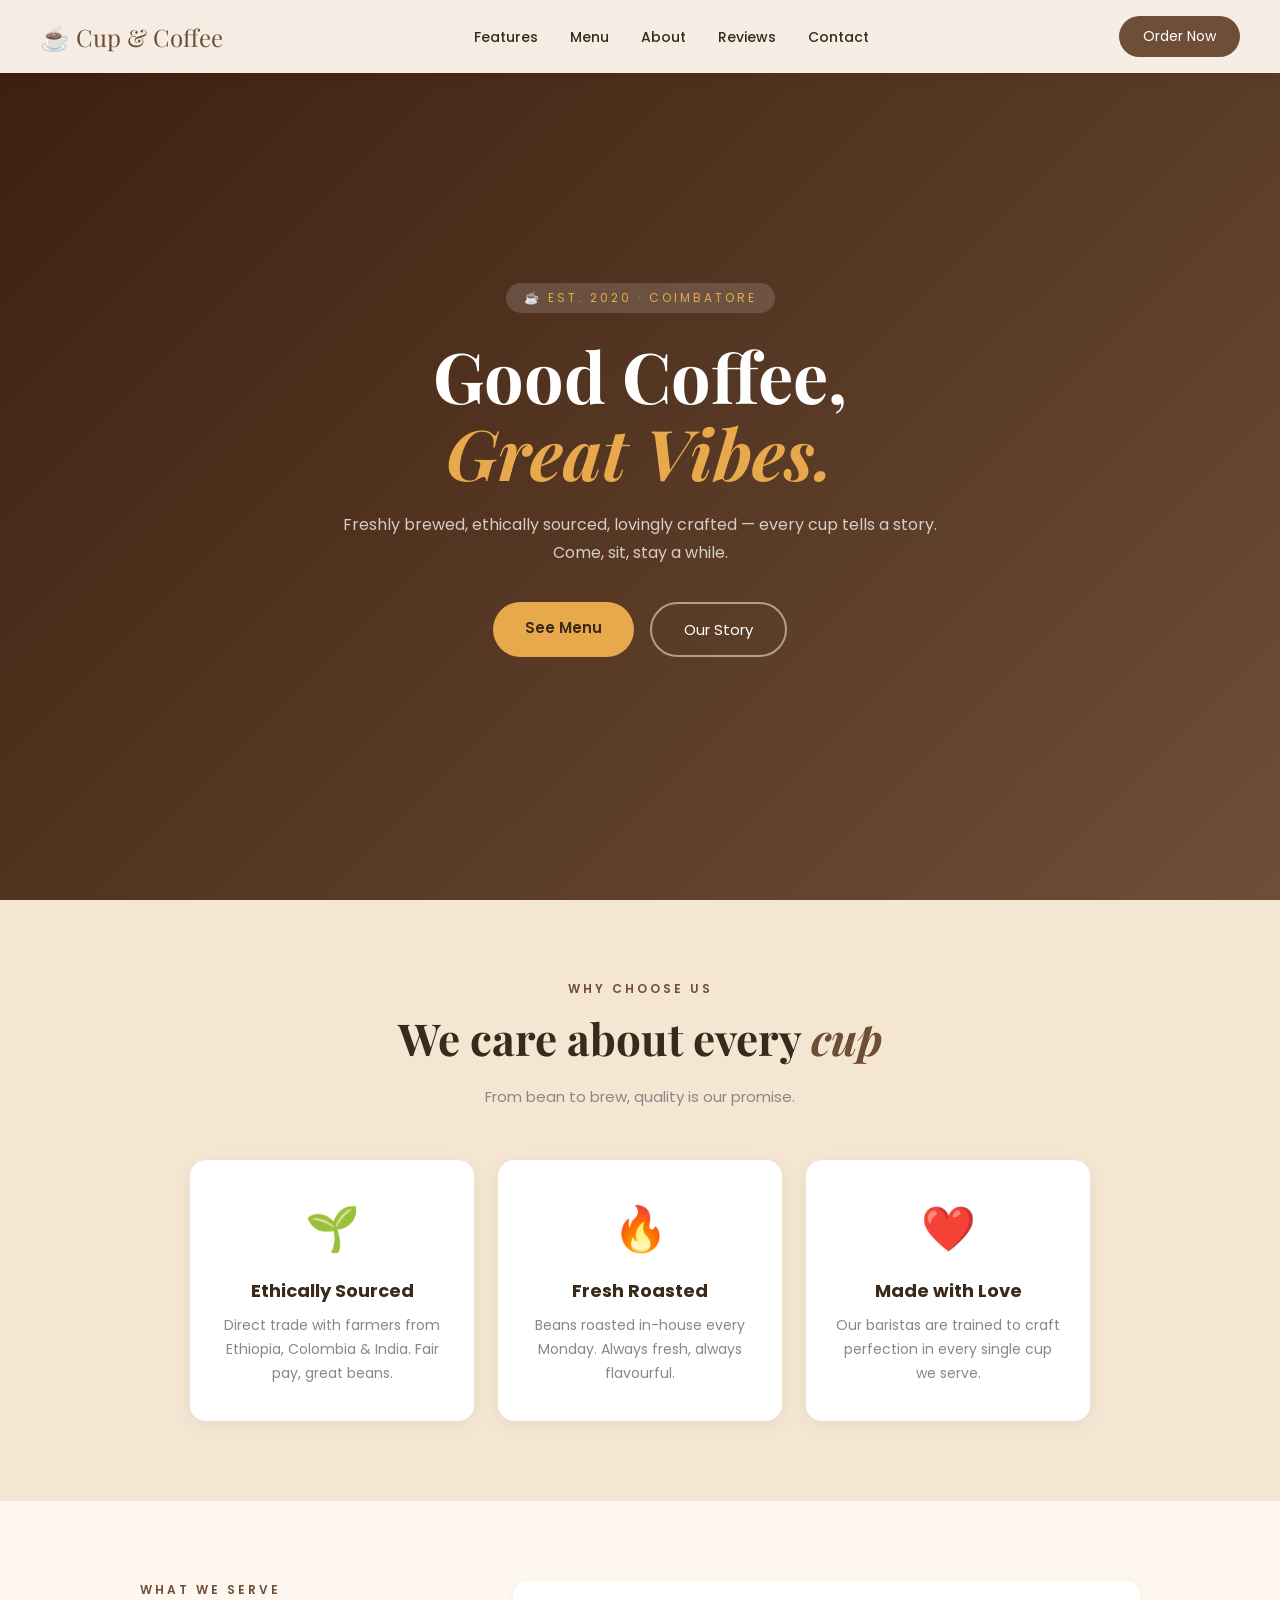
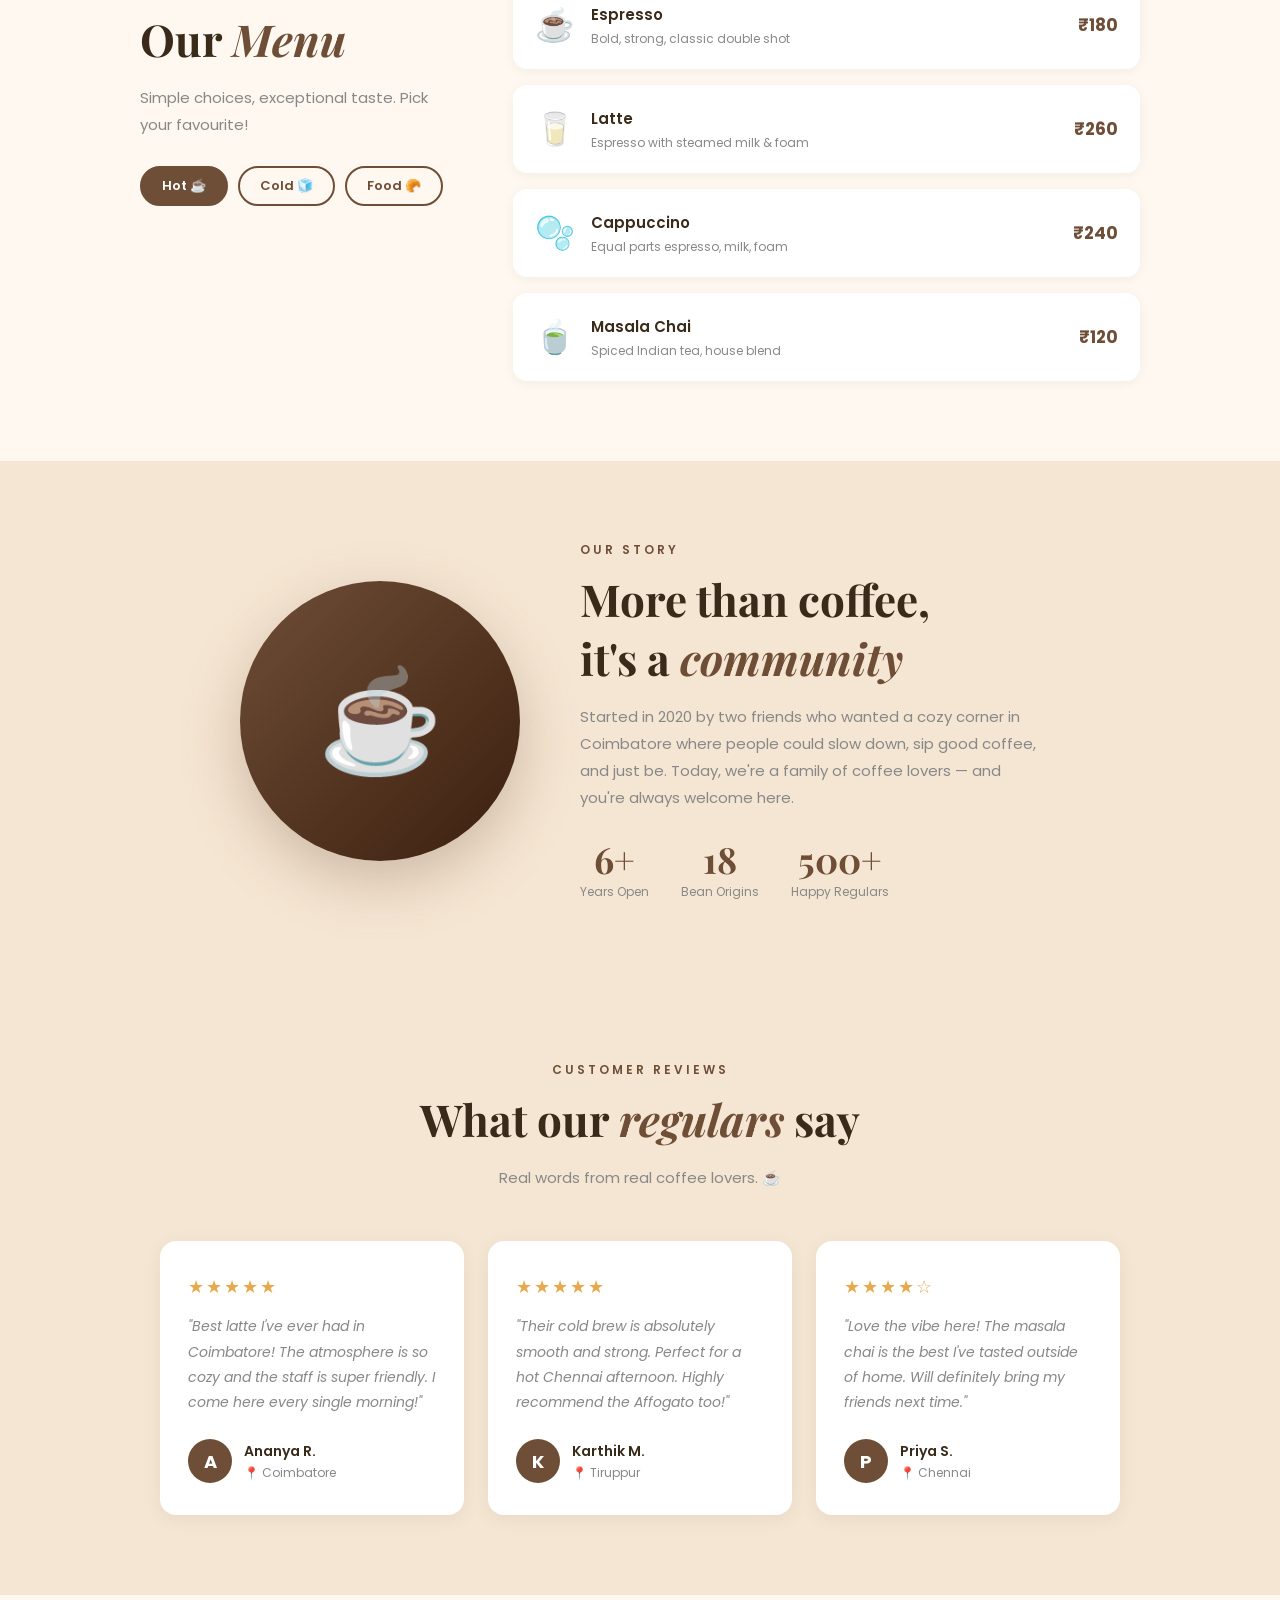
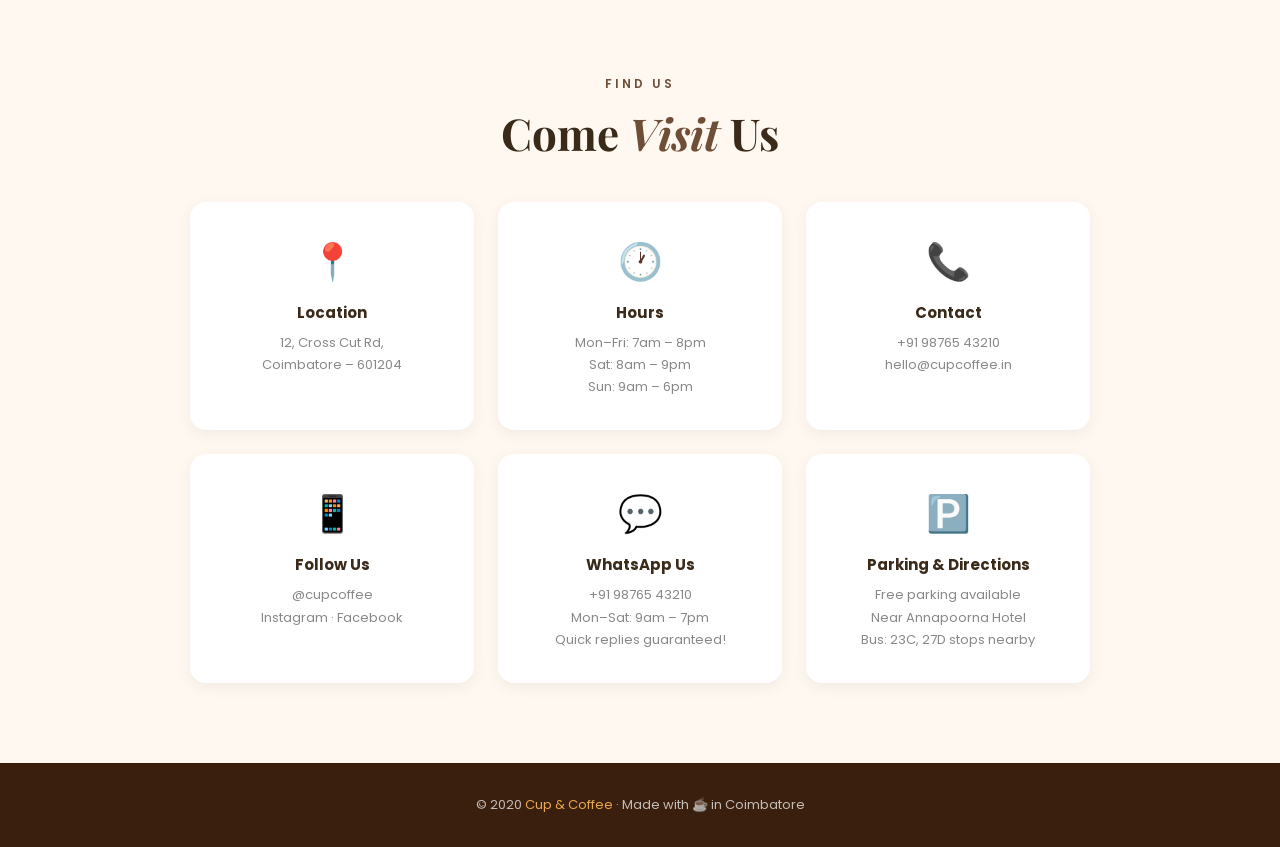
<file: index.html>
<!DOCTYPE html>
<html lang="en">
<head>
  <meta charset="UTF-8" />
  <meta name="viewport" content="width=device-width, initial-scale=1.0"/>
  <title>Cup & Coffee</title>
  <link href="https://fonts.googleapis.com/css2?family=Poppins:wght@300;400;600;700&family=Playfair+Display:ital,wght@0,700;1,700&display=swap" rel="stylesheet"/>
  <link rel="stylesheet" href="style.css"/>
</head>
<body>


  <nav>
    <a class="logo" href="#">☕ Cup & Coffee</a>

    <ul class="nav-links" id="navLinks">
      <li><a href="#features">Features</a></li>
      <li><a href="#menu">Menu</a></li>
      <li><a href="#about">About</a></li>
      <li><a href="#reviews">Reviews</a></li>
      <li><a href="#contact">Contact</a></li>
    </ul>

    <button class="nav-btn" onclick="scrollToSection('#menu')">Order Now</button>
    <div class="hamburger" id="hamburger" onclick="toggleMenu()">☰</div>
  </nav>


  
  <section id="hero">
    <div class="hero-content">
      <span class="hero-badge">☕ Est. 2020 · Coimbatore</span>
      <h1 class="hero-title">Good Coffee,<br><span>Great Vibes.</span></h1>
      <p class="hero-desc">
        Freshly brewed, ethically sourced, lovingly crafted —
        every cup tells a story. Come, sit, stay a while.
      </p>
      <div class="hero-buttons">
        <a href="#menu" class="btn-main">See Menu</a>
        <a href="#about" class="btn-outline">Our Story</a>
      </div>
    </div>
  </section>


  
  <section id="features">
    <div class="features-header reveal">
      <p class="section-tag">Why Choose Us</p>
      <h2 class="section-title">We care about every <span>cup</span></h2>
      <p class="section-desc">From bean to brew, quality is our promise.</p>
    </div>

    <div class="cards-grid">
      <div class="card reveal">
        <div class="card-icon">🌱</div>
        <div class="card-title">Ethically Sourced</div>
        <div class="card-text">Direct trade with farmers from Ethiopia, Colombia & India. Fair pay, great beans.</div>
      </div>
      <div class="card reveal">
        <div class="card-icon">🔥</div>
        <div class="card-title">Fresh Roasted</div>
        <div class="card-text">Beans roasted in-house every Monday. Always fresh, always flavourful.</div>
      </div>
      <div class="card reveal">
        <div class="card-icon">❤️</div>
        <div class="card-title">Made with Love</div>
        <div class="card-text">Our baristas are trained to craft perfection in every single cup we serve.</div>
      </div>
    </div>
  </section>


  
  <section id="menu">
    <div class="menu-layout">

      <div class="menu-left reveal">
        <p class="section-tag">What We Serve</p>
        <h2 class="section-title">Our <span>Menu</span></h2>
        <p class="section-desc">Simple choices, exceptional taste. Pick your favourite!</p>

        <div class="tabs">
          <button class="tab active" onclick="showTab('hot', this)">Hot ☕</button>
          <button class="tab" onclick="showTab('cold', this)">Cold 🧊</button>
          <button class="tab" onclick="showTab('food', this)">Food 🥐</button>
        </div>
      </div>

      <div class="menu-right reveal">

        
        <div class="menu-panel active" id="tab-hot">
          <div class="menu-item">
            <span class="menu-emoji">☕</span>
            <div class="menu-info">
              <div class="menu-name">Espresso</div>
              <div class="menu-desc">Bold, strong, classic double shot</div>
            </div>
            <span class="menu-price">₹180</span>
          </div>
          <div class="menu-item">
            <span class="menu-emoji">🥛</span>
            <div class="menu-info">
              <div class="menu-name">Latte</div>
              <div class="menu-desc">Espresso with steamed milk & foam</div>
            </div>
            <span class="menu-price">₹260</span>
          </div>
          <div class="menu-item">
            <span class="menu-emoji">🫧</span>
            <div class="menu-info">
              <div class="menu-name">Cappuccino</div>
              <div class="menu-desc">Equal parts espresso, milk, foam</div>
            </div>
            <span class="menu-price">₹240</span>
          </div>
          <div class="menu-item">
            <span class="menu-emoji">🍵</span>
            <div class="menu-info">
              <div class="menu-name">Masala Chai</div>
              <div class="menu-desc">Spiced Indian tea, house blend</div>
            </div>
            <span class="menu-price">₹120</span>
          </div>
        </div>

    
        <div class="menu-panel" id="tab-cold">
          <div class="menu-item">
            <span class="menu-emoji">🧊</span>
            <div class="menu-info">
              <div class="menu-name">Cold Brew</div>
              <div class="menu-desc">18-hour slow steeped, super smooth</div>
            </div>
            <span class="menu-price">₹300</span>
          </div>
          <div class="menu-item">
            <span class="menu-emoji">🍦</span>
            <div class="menu-info">
              <div class="menu-name">Affogato</div>
              <div class="menu-desc">Espresso poured over vanilla ice cream</div>
            </div>
            <span class="menu-price">₹340</span>
          </div>
          <div class="menu-item">
            <span class="menu-emoji">🥤</span>
            <div class="menu-info">
              <div class="menu-name">Iced Latte</div>
              <div class="menu-desc">Chilled espresso, milk over ice</div>
            </div>
            <span class="menu-price">₹280</span>
          </div>
        </div>

        
        <div class="menu-panel" id="tab-food">
          <div class="menu-item">
            <span class="menu-emoji">🥐</span>
            <div class="menu-info">
              <div class="menu-name">Butter Croissant</div>
              <div class="menu-desc">Flaky, buttery, freshly baked</div>
            </div>
            <span class="menu-price">₹140</span>
          </div>
          <div class="menu-item">
            <span class="menu-emoji">🍞</span>
            <div class="menu-info">
              <div class="menu-name">Avocado Toast</div>
              <div class="menu-desc">Sourdough, avo, poached egg</div>
            </div>
            <span class="menu-price">₹280</span>
          </div>
          <div class="menu-item">
            <span class="menu-emoji">🍰</span>
            <div class="menu-info">
              <div class="menu-name">Cheesecake Slice</div>
              <div class="menu-desc">Classic New York style, creamy</div>
            </div>
            <span class="menu-price">₹200</span>
          </div>
        </div>

      </div>
    </div>
  </section>


  
  <section id="about">
    <div class="about-image-box">☕</div>

    <div class="about-text">
      <p class="section-tag">Our Story</p>
      <h2 class="section-title reveal">More than coffee,<br>it's a <span>community</span></h2>
      <p class="section-desc reveal">
        Started in 2020 by two friends who wanted a cozy corner in Coimbatore
        where people could slow down, sip good coffee, and just be.
        Today, we're a family of coffee lovers — and you're always welcome here.
      </p>
      <div class="stats reveal">
        <div class="stat-item">
          <div class="stat-num">6+</div>
          <div class="stat-label">Years Open</div>
        </div>
        <div class="stat-item">
          <div class="stat-num">18</div>
          <div class="stat-label">Bean Origins</div>
        </div>
        <div class="stat-item">
          <div class="stat-num">500+</div>
          <div class="stat-label">Happy Regulars</div>
        </div>
      </div>
    </div>
  </section>


  
  <section id="reviews">
    <div class="reviews-header reveal">
      <p class="section-tag">Customer Reviews</p>
      <h2 class="section-title">What our <span>regulars</span> say</h2>
      <p class="section-desc" style="margin:0 auto;">Real words from real coffee lovers. ☕</p>
    </div>

    <div class="reviews-grid">

      <div class="review-card reveal">
        <div class="review-stars">★★★★★</div>
        <p class="review-text">"Best latte I've ever had in Coimbatore! The atmosphere is so cozy and the staff is super friendly. I come here every single morning!"</p>
        <div class="review-author">
          <div class="review-avatar">A</div>
          <div>
            <div class="review-name">Ananya R.</div>
            <div class="review-loc">📍 Coimbatore</div>
          </div>
        </div>
      </div>

      <div class="review-card reveal">
        <div class="review-stars">★★★★★</div>
        <p class="review-text">"Their cold brew is absolutely smooth and strong. Perfect for a hot Chennai afternoon. Highly recommend the Affogato too!"</p>
        <div class="review-author">
          <div class="review-avatar">K</div>
          <div>
            <div class="review-name">Karthik M.</div>
            <div class="review-loc">📍 Tiruppur</div>
          </div>
        </div>
      </div>

      <div class="review-card reveal">
        <div class="review-stars">★★★★☆</div>
        <p class="review-text">"Love the vibe here! The masala chai is the best I've tasted outside of home. Will definitely bring my friends next time."</p>
        <div class="review-author">
          <div class="review-avatar">P</div>
          <div>
            <div class="review-name">Priya S.</div>
            <div class="review-loc">📍 Chennai</div>
          </div>
        </div>
      </div>

    </div>
  </section>


  
  <section id="contact">
    <p class="section-tag reveal">Find Us</p>
    <h2 class="section-title reveal">Come <span>Visit</span> Us</h2>

    <div class="contact-grid">
      <div class="contact-card reveal">
        <div class="contact-icon">📍</div>
        <div class="contact-title">Location</div>
        <div class="contact-info">12, Cross Cut Rd,<br>Coimbatore – 601204</div>
      </div>
      <div class="contact-card reveal">
        <div class="contact-icon">🕐</div>
        <div class="contact-title">Hours</div>
        <div class="contact-info">Mon–Fri: 7am – 8pm<br>Sat: 8am – 9pm<br>Sun: 9am – 6pm</div>
      </div>
      <div class="contact-card reveal">
        <div class="contact-icon">📞</div>
        <div class="contact-title">Contact</div>
        <div class="contact-info">+91 98765 43210<br>hello@cupcoffee.in</div>
      </div>
      <div class="contact-card reveal">
        <div class="contact-icon">📱</div>
        <div class="contact-title">Follow Us</div>
        <div class="contact-info">@cupcoffee<br>Instagram · Facebook</div>
      </div>
      <div class="contact-card reveal">
        <div class="contact-icon">💬</div>
        <div class="contact-title">WhatsApp Us</div>
        <div class="contact-info">+91 98765 43210<br>Mon–Sat: 9am – 7pm<br>Quick replies guaranteed!</div>
      </div>
      <div class="contact-card reveal">
        <div class="contact-icon">🅿️</div>
        <div class="contact-title">Parking & Directions</div>
        <div class="contact-info">Free parking available<br>Near Annapoorna Hotel <br>Bus: 23C, 27D stops nearby</div>
      </div>
    </div>
  </section>


  
  <footer>
    <p>© 2020 <span>Cup & Coffee</span> · Made with ☕ in Coimbatore</p>
  </footer>


  
  <script src="script.js"></script>

</body>
</html>
</file>
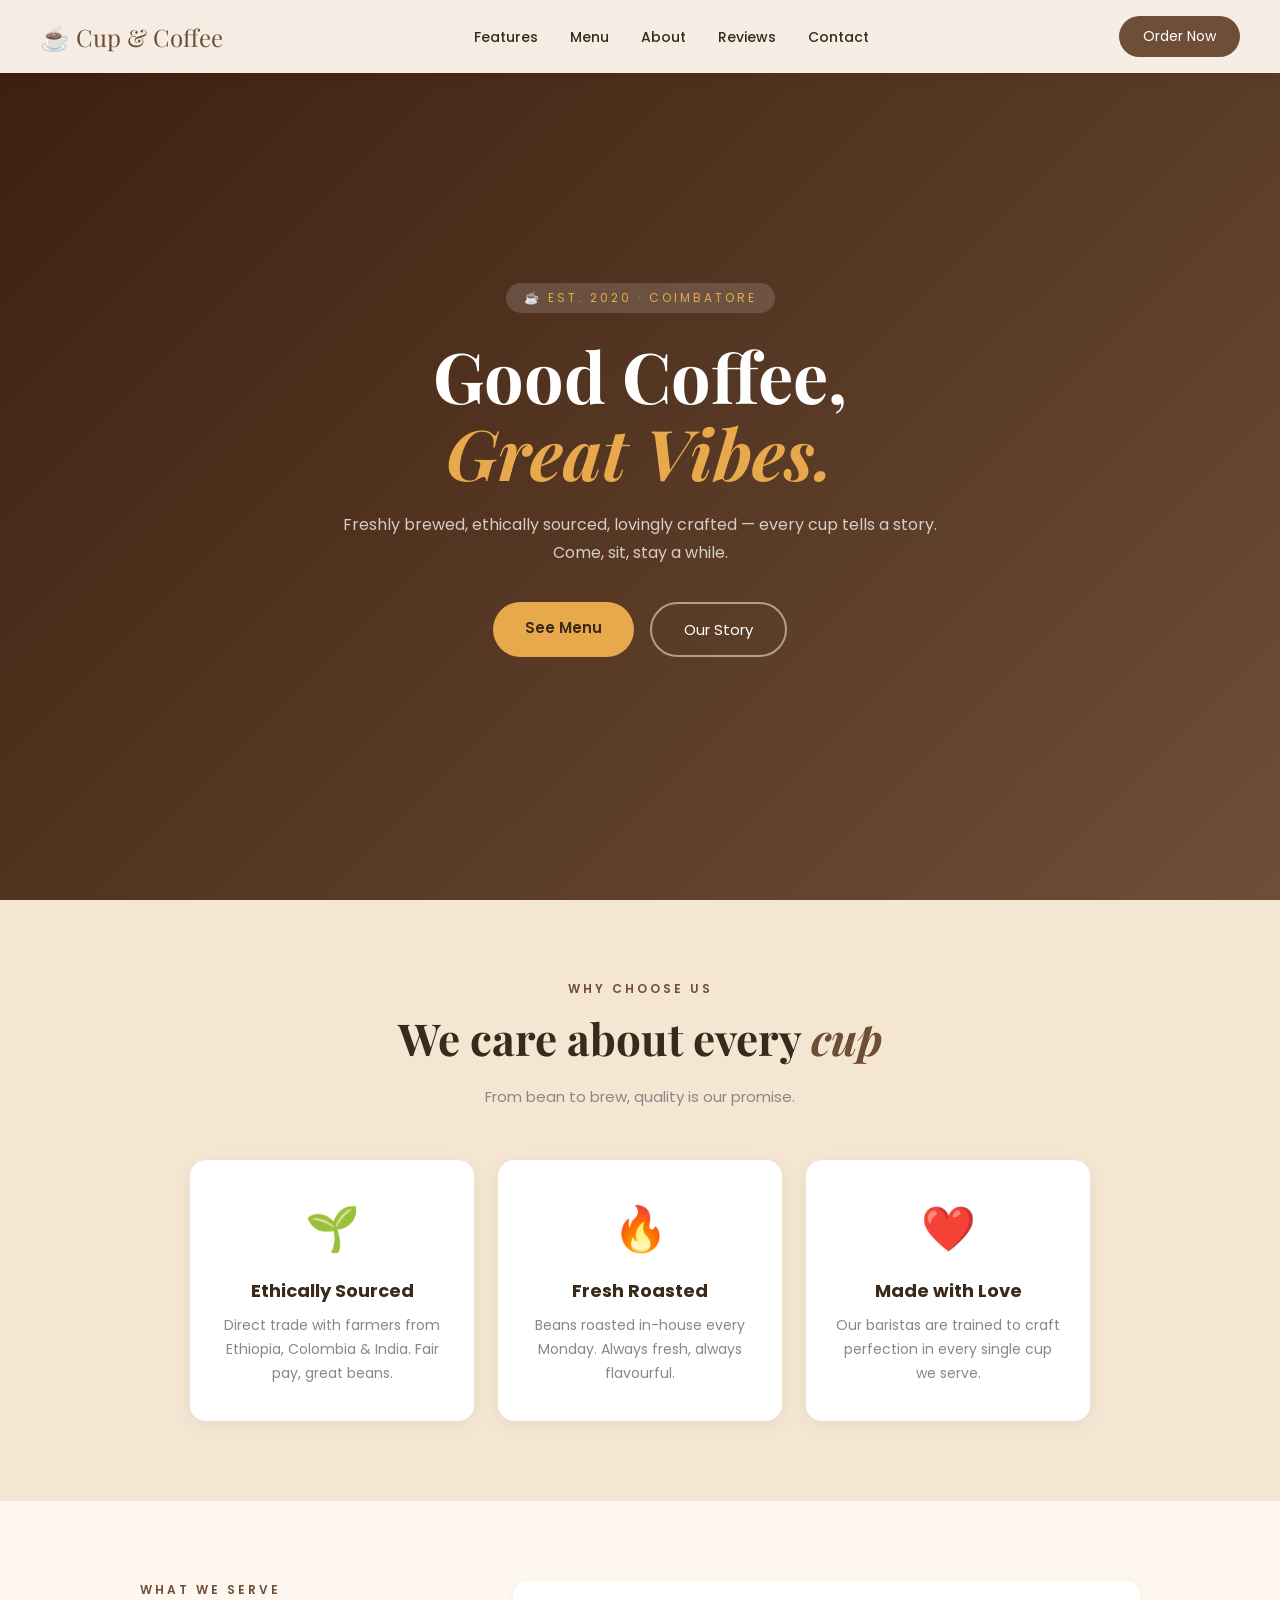
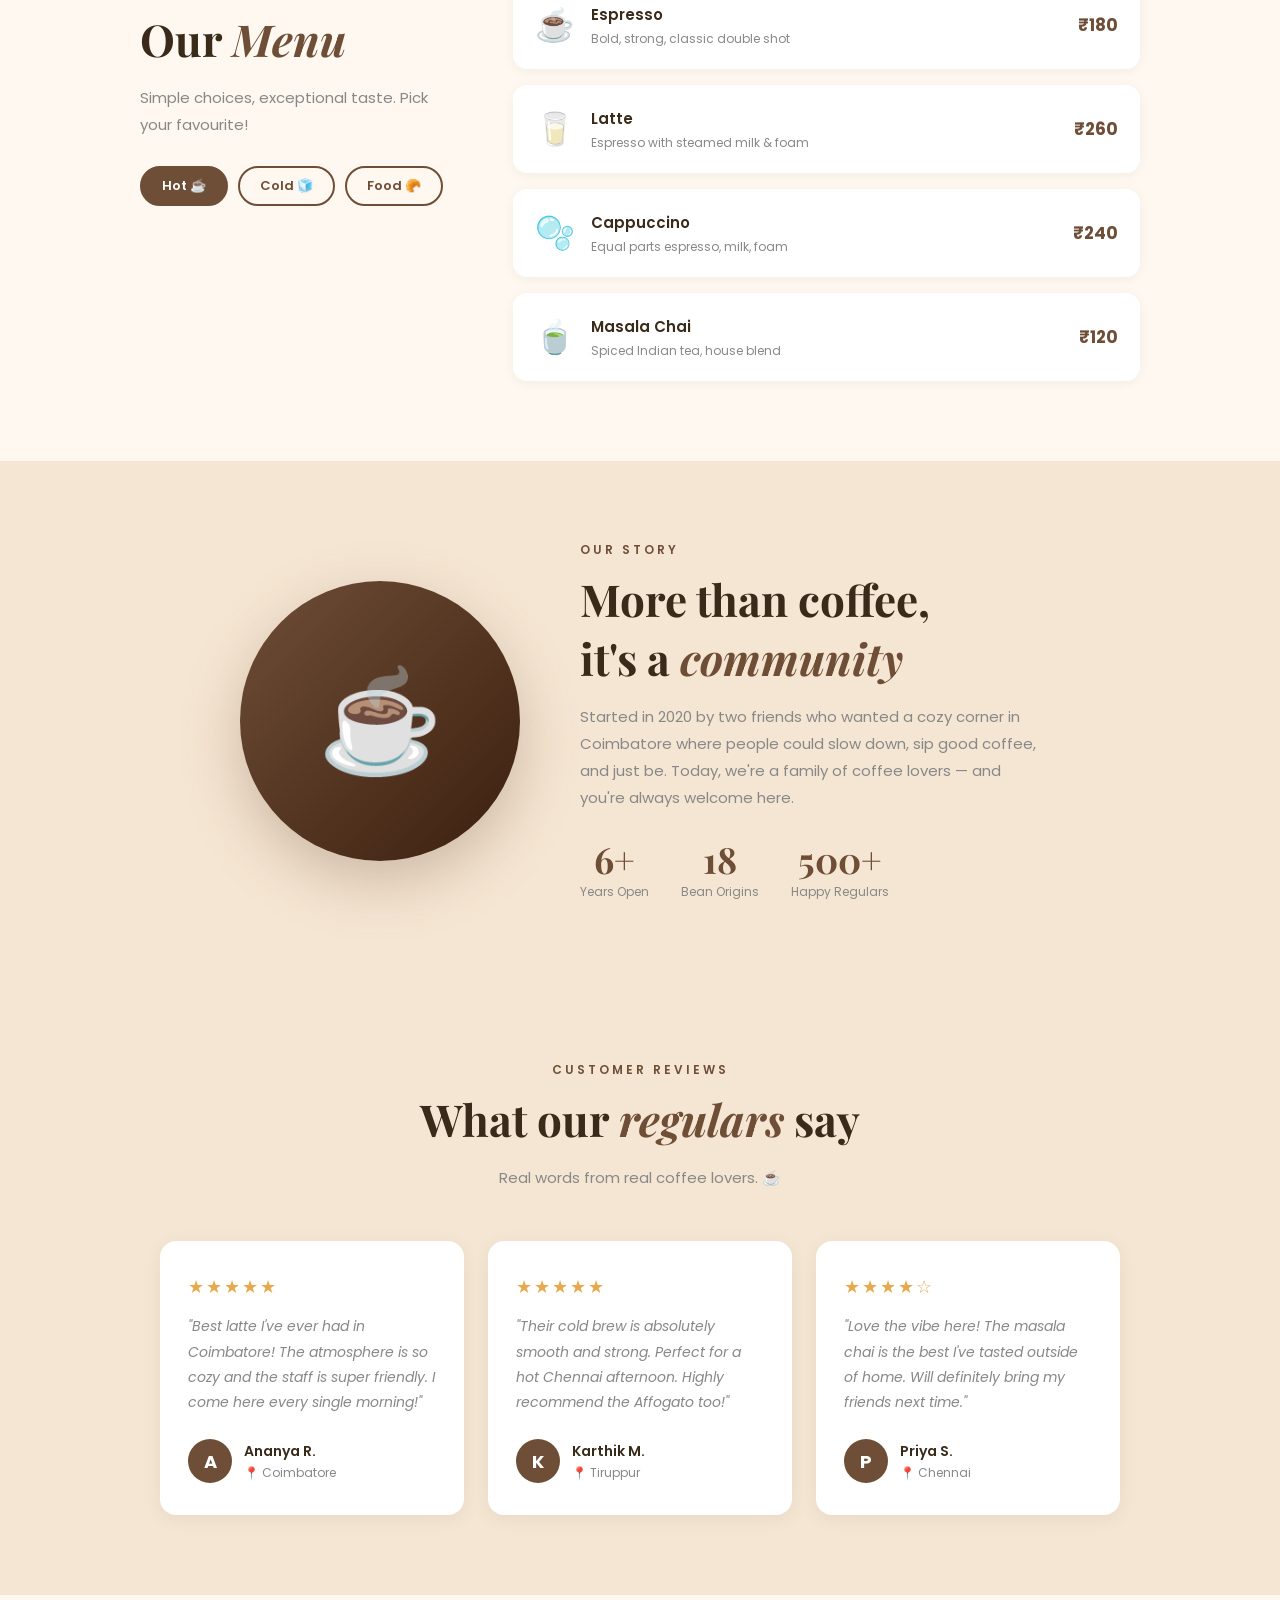
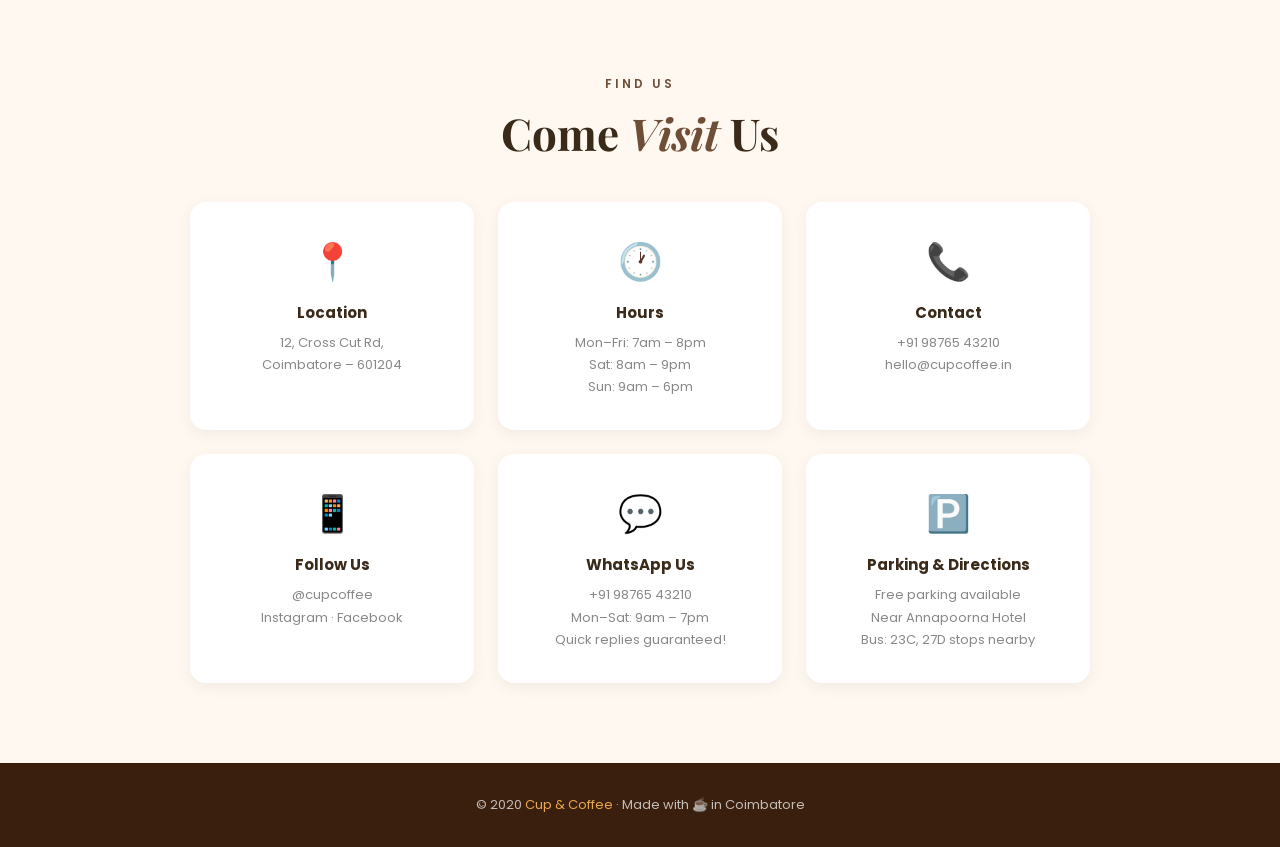
<file: coffeeshop.html>
<!DOCTYPE html>
<html lang="en">
<head>
  <meta charset="UTF-8" />
  <meta name="viewport" content="width=device-width, initial-scale=1.0"/>
  <title>Brew & Bean Coffee</title>
  <link href="https://fonts.googleapis.com/css2?family=Poppins:wght@300;400;600;700&family=Playfair+Display:ital,wght@0,700;1,700&display=swap" rel="stylesheet"/>
  <link rel="stylesheet" href="style.css"/>
</head>
<body>


  <nav>
    <a class="logo" href="#">☕ Cup & Coffee</a>

    <ul class="nav-links" id="navLinks">
      <li><a href="#features">Features</a></li>
      <li><a href="#menu">Menu</a></li>
      <li><a href="#about">About</a></li>
      <li><a href="#reviews">Reviews</a></li>
      <li><a href="#contact">Contact</a></li>
    </ul>

    <button class="nav-btn" onclick="scrollToSection('#menu')">Order Now</button>
    <div class="hamburger" id="hamburger" onclick="toggleMenu()">☰</div>
  </nav>


  
  <section id="hero">
    <div class="hero-content">
      <span class="hero-badge">☕ Est. 2020 · Coimbatore</span>
      <h1 class="hero-title">Good Coffee,<br><span>Great Vibes.</span></h1>
      <p class="hero-desc">
        Freshly brewed, ethically sourced, lovingly crafted —
        every cup tells a story. Come, sit, stay a while.
      </p>
      <div class="hero-buttons">
        <a href="#menu" class="btn-main">See Menu</a>
        <a href="#about" class="btn-outline">Our Story</a>
      </div>
    </div>
  </section>


  
  <section id="features">
    <div class="features-header reveal">
      <p class="section-tag">Why Choose Us</p>
      <h2 class="section-title">We care about every <span>cup</span></h2>
      <p class="section-desc">From bean to brew, quality is our promise.</p>
    </div>

    <div class="cards-grid">
      <div class="card reveal">
        <div class="card-icon">🌱</div>
        <div class="card-title">Ethically Sourced</div>
        <div class="card-text">Direct trade with farmers from Ethiopia, Colombia & India. Fair pay, great beans.</div>
      </div>
      <div class="card reveal">
        <div class="card-icon">🔥</div>
        <div class="card-title">Fresh Roasted</div>
        <div class="card-text">Beans roasted in-house every Monday. Always fresh, always flavourful.</div>
      </div>
      <div class="card reveal">
        <div class="card-icon">❤️</div>
        <div class="card-title">Made with Love</div>
        <div class="card-text">Our baristas are trained to craft perfection in every single cup we serve.</div>
      </div>
    </div>
  </section>


  
  <section id="menu">
    <div class="menu-layout">

      <div class="menu-left reveal">
        <p class="section-tag">What We Serve</p>
        <h2 class="section-title">Our <span>Menu</span></h2>
        <p class="section-desc">Simple choices, exceptional taste. Pick your favourite!</p>

        <div class="tabs">
          <button class="tab active" onclick="showTab('hot', this)">Hot ☕</button>
          <button class="tab" onclick="showTab('cold', this)">Cold 🧊</button>
          <button class="tab" onclick="showTab('food', this)">Food 🥐</button>
        </div>
      </div>

      <div class="menu-right reveal">

        
        <div class="menu-panel active" id="tab-hot">
          <div class="menu-item">
            <span class="menu-emoji">☕</span>
            <div class="menu-info">
              <div class="menu-name">Espresso</div>
              <div class="menu-desc">Bold, strong, classic double shot</div>
            </div>
            <span class="menu-price">₹180</span>
          </div>
          <div class="menu-item">
            <span class="menu-emoji">🥛</span>
            <div class="menu-info">
              <div class="menu-name">Latte</div>
              <div class="menu-desc">Espresso with steamed milk & foam</div>
            </div>
            <span class="menu-price">₹260</span>
          </div>
          <div class="menu-item">
            <span class="menu-emoji">🫧</span>
            <div class="menu-info">
              <div class="menu-name">Cappuccino</div>
              <div class="menu-desc">Equal parts espresso, milk, foam</div>
            </div>
            <span class="menu-price">₹240</span>
          </div>
          <div class="menu-item">
            <span class="menu-emoji">🍵</span>
            <div class="menu-info">
              <div class="menu-name">Masala Chai</div>
              <div class="menu-desc">Spiced Indian tea, house blend</div>
            </div>
            <span class="menu-price">₹120</span>
          </div>
        </div>

    
        <div class="menu-panel" id="tab-cold">
          <div class="menu-item">
            <span class="menu-emoji">🧊</span>
            <div class="menu-info">
              <div class="menu-name">Cold Brew</div>
              <div class="menu-desc">18-hour slow steeped, super smooth</div>
            </div>
            <span class="menu-price">₹300</span>
          </div>
          <div class="menu-item">
            <span class="menu-emoji">🍦</span>
            <div class="menu-info">
              <div class="menu-name">Affogato</div>
              <div class="menu-desc">Espresso poured over vanilla ice cream</div>
            </div>
            <span class="menu-price">₹340</span>
          </div>
          <div class="menu-item">
            <span class="menu-emoji">🥤</span>
            <div class="menu-info">
              <div class="menu-name">Iced Latte</div>
              <div class="menu-desc">Chilled espresso, milk over ice</div>
            </div>
            <span class="menu-price">₹280</span>
          </div>
        </div>

        
        <div class="menu-panel" id="tab-food">
          <div class="menu-item">
            <span class="menu-emoji">🥐</span>
            <div class="menu-info">
              <div class="menu-name">Butter Croissant</div>
              <div class="menu-desc">Flaky, buttery, freshly baked</div>
            </div>
            <span class="menu-price">₹140</span>
          </div>
          <div class="menu-item">
            <span class="menu-emoji">🍞</span>
            <div class="menu-info">
              <div class="menu-name">Avocado Toast</div>
              <div class="menu-desc">Sourdough, avo, poached egg</div>
            </div>
            <span class="menu-price">₹280</span>
          </div>
          <div class="menu-item">
            <span class="menu-emoji">🍰</span>
            <div class="menu-info">
              <div class="menu-name">Cheesecake Slice</div>
              <div class="menu-desc">Classic New York style, creamy</div>
            </div>
            <span class="menu-price">₹200</span>
          </div>
        </div>

      </div>
    </div>
  </section>


  
  <section id="about">
    <div class="about-image-box">☕</div>

    <div class="about-text">
      <p class="section-tag">Our Story</p>
      <h2 class="section-title reveal">More than coffee,<br>it's a <span>community</span></h2>
      <p class="section-desc reveal">
        Started in 2020 by two friends who wanted a cozy corner in Coimbatore
        where people could slow down, sip good coffee, and just be.
        Today, we're a family of coffee lovers — and you're always welcome here.
      </p>
      <div class="stats reveal">
        <div class="stat-item">
          <div class="stat-num">6+</div>
          <div class="stat-label">Years Open</div>
        </div>
        <div class="stat-item">
          <div class="stat-num">18</div>
          <div class="stat-label">Bean Origins</div>
        </div>
        <div class="stat-item">
          <div class="stat-num">500+</div>
          <div class="stat-label">Happy Regulars</div>
        </div>
      </div>
    </div>
  </section>


  
  <section id="reviews">
    <div class="reviews-header reveal">
      <p class="section-tag">Customer Reviews</p>
      <h2 class="section-title">What our <span>regulars</span> say</h2>
      <p class="section-desc" style="margin:0 auto;">Real words from real coffee lovers. ☕</p>
    </div>

    <div class="reviews-grid">

      <div class="review-card reveal">
        <div class="review-stars">★★★★★</div>
        <p class="review-text">"Best latte I've ever had in Coimbatore! The atmosphere is so cozy and the staff is super friendly. I come here every single morning!"</p>
        <div class="review-author">
          <div class="review-avatar">A</div>
          <div>
            <div class="review-name">Ananya R.</div>
            <div class="review-loc">📍 Coimbatore</div>
          </div>
        </div>
      </div>

      <div class="review-card reveal">
        <div class="review-stars">★★★★★</div>
        <p class="review-text">"Their cold brew is absolutely smooth and strong. Perfect for a hot Chennai afternoon. Highly recommend the Affogato too!"</p>
        <div class="review-author">
          <div class="review-avatar">K</div>
          <div>
            <div class="review-name">Karthik M.</div>
            <div class="review-loc">📍 Tiruppur</div>
          </div>
        </div>
      </div>

      <div class="review-card reveal">
        <div class="review-stars">★★★★☆</div>
        <p class="review-text">"Love the vibe here! The masala chai is the best I've tasted outside of home. Will definitely bring my friends next time."</p>
        <div class="review-author">
          <div class="review-avatar">P</div>
          <div>
            <div class="review-name">Priya S.</div>
            <div class="review-loc">📍 Chennai</div>
          </div>
        </div>
      </div>

    </div>
  </section>


  
  <section id="contact">
    <p class="section-tag reveal">Find Us</p>
    <h2 class="section-title reveal">Come <span>Visit</span> Us</h2>

    <div class="contact-grid">
      <div class="contact-card reveal">
        <div class="contact-icon">📍</div>
        <div class="contact-title">Location</div>
        <div class="contact-info">12, Cross Cut Rd,<br>Coimbatore – 601204</div>
      </div>
      <div class="contact-card reveal">
        <div class="contact-icon">🕐</div>
        <div class="contact-title">Hours</div>
        <div class="contact-info">Mon–Fri: 7am – 8pm<br>Sat: 8am – 9pm<br>Sun: 9am – 6pm</div>
      </div>
      <div class="contact-card reveal">
        <div class="contact-icon">📞</div>
        <div class="contact-title">Contact</div>
        <div class="contact-info">+91 98765 43210<br>hello@cupcoffee.in</div>
      </div>
      <div class="contact-card reveal">
        <div class="contact-icon">📱</div>
        <div class="contact-title">Follow Us</div>
        <div class="contact-info">@cupcoffee<br>Instagram · Facebook</div>
      </div>
      <div class="contact-card reveal">
        <div class="contact-icon">💬</div>
        <div class="contact-title">WhatsApp Us</div>
        <div class="contact-info">+91 98765 43210<br>Mon–Sat: 9am – 7pm<br>Quick replies guaranteed!</div>
      </div>
      <div class="contact-card reveal">
        <div class="contact-icon">🅿️</div>
        <div class="contact-title">Parking & Directions</div>
        <div class="contact-info">Free parking available<br>Near Annapoorna Hotel <br>Bus: 23C, 27D stops nearby</div>
      </div>
    </div>
  </section>


  
  <footer>
    <p>© 2020 <span>Cup & Coffee</span> · Made with ☕ in Coimbatore</p>
  </footer>


  
  <script src="script.js"></script>

</body>
</html>
</file>
<file: style.css>
/* =============================================
   style.css — Brew & Bean Coffee Shop
   ============================================= */


/* ===== CSS VARIABLES (change colors here) ===== */
:root {
  --brown:  #6f4e37;
  --light:  #fff8f0;
  --cream:  #f5e6d3;
  --accent: #e8a84c;
  --text:   #3a2a1a;
  --gray:   #888;
  --white:  #ffffff;
}


/* ===== RESET ===== */
* {
  margin: 0;
  padding: 0;
  box-sizing: border-box;
}

html {
  scroll-behavior: smooth;
}

body {
  font-family: 'Poppins', sans-serif;
  background: var(--light);
  color: var(--text);
}


/* ===== NAVBAR ===== */
nav {
  position: fixed;
  top: 0;
  left: 0;
  right: 0;
  background: rgba(255, 248, 240, 0.95);
  backdrop-filter: blur(8px);
  padding: 16px 40px;
  display: flex;
  align-items: center;
  justify-content: space-between;
  z-index: 999;
  box-shadow: 0 2px 12px rgba(0, 0, 0, 0.08);
}

.logo {
  font-family: 'Playfair Display', serif;
  font-size: 24px;
  color: var(--brown);
  text-decoration: none;
}

.nav-links {
  list-style: none;
  display: flex;
  gap: 32px;
}

.nav-links a {
  text-decoration: none;
  color: var(--text);
  font-size: 14px;
  font-weight: 500;
  transition: color 0.3s;
}

.nav-links a:hover {
  color: var(--brown);
}

.nav-btn {
  background: var(--brown);
  color: var(--white);
  border: none;
  padding: 10px 24px;
  border-radius: 24px;
  font-size: 14px;
  font-family: 'Poppins', sans-serif;
  cursor: pointer;
  transition: background 0.3s, transform 0.2s;
}

.nav-btn:hover {
  background: var(--accent);
  transform: scale(1.05);
}

/* Hamburger icon — visible only on mobile */
.hamburger {
  display: none;
  font-size: 24px;
  cursor: pointer;
  color: var(--brown);
}


/* ===== HERO ===== */
#hero {
  min-height: 100vh;
  background: linear-gradient(135deg, #3b1f0e 0%, #6f4e37 100%);
  display: flex;
  align-items: center;
  justify-content: center;
  text-align: center;
  padding: 100px 20px 60px;
}

.hero-content {
  max-width: 620px;
}

.hero-badge {
  display: inline-block;
  background: rgba(255, 255, 255, 0.15);
  color: var(--accent);
  font-size: 12px;
  letter-spacing: 3px;
  text-transform: uppercase;
  padding: 6px 18px;
  border-radius: 20px;
  margin-bottom: 24px;

  /* Fade-up animation */
  opacity: 0;
  transform: translateY(20px);
  animation: fadeUp 0.7s 0.2s forwards;
}

.hero-title {
  font-family: 'Playfair Display', serif;
  font-size: clamp(40px, 8vw, 70px);
  color: var(--white);
  line-height: 1.1;
  margin-bottom: 20px;

  opacity: 0;
  transform: translateY(20px);
  animation: fadeUp 0.7s 0.4s forwards;
}

.hero-title span {
  color: var(--accent);
  font-style: italic;
}

.hero-desc {
  color: rgba(255, 255, 255, 0.75);
  font-size: 16px;
  line-height: 1.7;
  margin-bottom: 36px;

  opacity: 0;
  transform: translateY(20px);
  animation: fadeUp 0.7s 0.6s forwards;
}

.hero-buttons {
  display: flex;
  gap: 16px;
  justify-content: center;
  flex-wrap: wrap;

  opacity: 0;
  transform: translateY(20px);
  animation: fadeUp 0.7s 0.8s forwards;
}

.btn-main {
  background: var(--accent);
  color: var(--text);
  padding: 14px 32px;
  border-radius: 30px;
  text-decoration: none;
  font-weight: 600;
  font-size: 15px;
  transition: transform 0.2s, box-shadow 0.2s;
  display: inline-block;
}

.btn-main:hover {
  transform: translateY(-3px);
  box-shadow: 0 8px 24px rgba(232, 168, 76, 0.4);
}

.btn-outline {
  border: 2px solid rgba(255, 255, 255, 0.5);
  color: var(--white);
  padding: 14px 32px;
  border-radius: 30px;
  text-decoration: none;
  font-size: 15px;
  transition: background 0.3s;
  display: inline-block;
}

.btn-outline:hover {
  background: rgba(255, 255, 255, 0.1);
}


/* ===== SECTION SHARED STYLES ===== */
section {
  padding: 80px 40px;
}

.section-tag {
  font-size: 12px;
  letter-spacing: 3px;
  text-transform: uppercase;
  color: var(--brown);
  font-weight: 600;
  margin-bottom: 10px;
}

.section-title {
  font-family: 'Playfair Display', serif;
  font-size: clamp(28px, 4vw, 44px);
  color: var(--text);
  margin-bottom: 16px;
}

.section-title span {
  color: var(--brown);
  font-style: italic;
}

.section-desc {
  color: var(--gray);
  font-size: 15px;
  line-height: 1.8;
  max-width: 520px;
}


/* ===== FEATURES SECTION ===== */
#features {
  background: var(--cream);
}

.features-header {
  text-align: center;
  margin-bottom: 50px;
}

.features-header .section-desc {
  margin: 0 auto;
}

.cards-grid {
  display: grid;
  grid-template-columns: repeat(auto-fit, minmax(240px, 1fr));
  gap: 24px;
  max-width: 900px;
  margin: 0 auto;
}

.card {
  background: var(--white);
  border-radius: 16px;
  padding: 36px 28px;
  text-align: center;
  box-shadow: 0 4px 20px rgba(0, 0, 0, 0.06);
  transition: transform 0.3s, box-shadow 0.3s;
}

.card:hover {
  transform: translateY(-8px);
  box-shadow: 0 12px 32px rgba(0, 0, 0, 0.1);
}

.card-icon {
  font-size: 44px;
  margin-bottom: 16px;
}

.card-title {
  font-size: 18px;
  font-weight: 700;
  margin-bottom: 10px;
  color: var(--text);
}

.card-text {
  font-size: 14px;
  color: var(--gray);
  line-height: 1.7;
}


/* ===== MENU SECTION ===== */
#menu {
  background: var(--light);
}

.menu-layout {
  display: flex;
  gap: 60px;
  align-items: flex-start;
  max-width: 1000px;
  margin: 0 auto;
  flex-wrap: wrap;
}

.menu-left {
  flex: 1;
  min-width: 240px;
}

.menu-right {
  flex: 2;
  min-width: 280px;
}

/* Tab buttons */
.tabs {
  display: flex;
  gap: 10px;
  flex-wrap: wrap;
  margin-top: 28px;
}

.tab {
  padding: 8px 20px;
  border-radius: 20px;
  border: 2px solid var(--brown);
  background: transparent;
  color: var(--brown);
  font-family: 'Poppins', sans-serif;
  font-size: 13px;
  font-weight: 600;
  cursor: pointer;
  transition: all 0.3s;
}

.tab.active,
.tab:hover {
  background: var(--brown);
  color: var(--white);
}

/* Menu panels */
.menu-panel {
  display: none;
  flex-direction: column;
  gap: 16px;
}

.menu-panel.active {
  display: flex;
}

/* Each menu item row */
.menu-item {
  background: var(--white);
  border-radius: 14px;
  padding: 20px 22px;
  display: flex;
  align-items: center;
  gap: 16px;
  box-shadow: 0 2px 12px rgba(0, 0, 0, 0.05);
  transition: transform 0.2s;
}

.menu-item:hover {
  transform: translateX(6px);
}

.menu-emoji {
  font-size: 32px;
  flex-shrink: 0;
}

.menu-info {
  flex: 1;
}

.menu-name {
  font-weight: 600;
  font-size: 15px;
  margin-bottom: 4px;
}

.menu-desc {
  font-size: 12px;
  color: var(--gray);
}

.menu-price {
  font-size: 17px;
  font-weight: 700;
  color: var(--brown);
  flex-shrink: 0;
}


/* ===== ABOUT SECTION ===== */
#about {
  background: var(--cream);
  display: flex;
  gap: 60px;
  align-items: center;
  flex-wrap: wrap;
  justify-content: center;
}

.about-image-box {
  width: 280px;
  height: 280px;
  background: linear-gradient(135deg, var(--brown), #3b1f0e);
  border-radius: 50%;
  display: flex;
  align-items: center;
  justify-content: center;
  font-size: 100px;
  flex-shrink: 0;
  box-shadow: 0 20px 60px rgba(111, 78, 55, 0.3);
  animation: float 3s ease-in-out infinite;
}

.about-text {
  max-width: 460px;
}

.about-text .section-desc {
  margin-bottom: 24px;
}

.stats {
  display: flex;
  gap: 32px;
  flex-wrap: wrap;
  margin-top: 24px;
}

.stat-item {
  text-align: center;
}

.stat-num {
  font-family: 'Playfair Display', serif;
  font-size: 36px;
  color: var(--brown);
  font-weight: 700;
}

.stat-label {
  font-size: 12px;
  color: var(--gray);
}


/* ===== REVIEWS SECTION ===== */
#reviews {
  background: var(--cream);
  text-align: center;
}

.reviews-header {
  margin-bottom: 50px;
}

.reviews-grid {
  display: grid;
  grid-template-columns: repeat(auto-fit, minmax(260px, 1fr));
  gap: 24px;
  max-width: 960px;
  margin: 0 auto;
}

/* Each review card */
.review-card {
  background: var(--white);
  border-radius: 16px;
  padding: 32px 28px;
  text-align: left;
  box-shadow: 0 4px 20px rgba(0, 0, 0, 0.06);
  transition: transform 0.3s, box-shadow 0.3s;
}

.review-card:hover {
  transform: translateY(-6px);
  box-shadow: 0 12px 32px rgba(0, 0, 0, 0.1);
}

/* Star rating */
.review-stars {
  color: var(--accent);
  font-size: 18px;
  margin-bottom: 14px;
  letter-spacing: 2px;
}

/* Review text */
.review-text {
  font-size: 14px;
  color: var(--gray);
  line-height: 1.8;
  margin-bottom: 24px;
  font-style: italic;
}

/* Author row */
.review-author {
  display: flex;
  align-items: center;
  gap: 12px;
}

/* Avatar circle with first letter */
.review-avatar {
  width: 44px;
  height: 44px;
  border-radius: 50%;
  background: var(--brown);
  color: var(--white);
  display: flex;
  align-items: center;
  justify-content: center;
  font-size: 18px;
  font-weight: 700;
  flex-shrink: 0;
}

.review-name {
  font-size: 14px;
  font-weight: 600;
  color: var(--text);
}

.review-loc {
  font-size: 12px;
  color: var(--gray);
  margin-top: 2px;
}


/* ===== CONTACT SECTION ===== */
#contact {
  background: var(--light);
  text-align: center;
}

.contact-grid {
  display: grid;
  grid-template-columns: repeat(3, 1fr);
  gap: 24px;
  max-width: 900px;
  margin: 40px auto 0;
}

.contact-card {
  background: var(--white);
  border-radius: 16px;
  padding: 32px 24px;
  box-shadow: 0 4px 16px rgba(0, 0, 0, 0.06);
}

.contact-icon {
  font-size: 36px;
  margin-bottom: 12px;
}

.contact-title {
  font-weight: 700;
  font-size: 15px;
  margin-bottom: 8px;
  color: var(--text);
}

.contact-info {
  font-size: 13px;
  color: var(--gray);
  line-height: 1.7;
}


/* ===== FOOTER ===== */
footer {
  background: #3b1f0e;
  color: rgba(255, 255, 255, 0.7);
  text-align: center;
  padding: 32px 20px;
  font-size: 13px;
}

footer span {
  color: var(--accent);
}


/* ===== SCROLL REVEAL ANIMATION ===== */
.reveal {
  opacity: 0;
  transform: translateY(30px);
  transition: opacity 0.6s ease, transform 0.6s ease;
}

.reveal.show {
  opacity: 1;
  transform: translateY(0);
}


/* ===== KEYFRAME ANIMATIONS ===== */

/* Hero elements fade up */
@keyframes fadeUp {
  to {
    opacity: 1;
    transform: translateY(0);
  }
}

/* About image floating */
@keyframes float {
  0%, 100% { transform: translateY(0); }
  50%       { transform: translateY(-12px); }
}


/* ===== MOBILE RESPONSIVE ===== */
@media (max-width: 700px) {

  nav {
    padding: 14px 20px;
  }

  /* Hide desktop nav links on mobile */
  .nav-links {
    display: none;
    flex-direction: column;
    position: absolute;
    top: 60px;
    left: 0;
    right: 0;
    background: var(--light);
    padding: 20px;
    box-shadow: 0 4px 12px rgba(0, 0, 0, 0.1);
  }

  /* Show nav when hamburger is clicked (JS adds .open) */
  .nav-links.open {
    display: flex;
  }

  .nav-btn {
    display: none;
  }

  /* Show hamburger icon on mobile */
  .hamburger {
    display: block;
  }

  section {
    padding: 60px 20px;
  }

  #about {
    flex-direction: column;
    text-align: center;
  }

  .about-image-box {
    width: 200px;
    height: 200px;
    font-size: 70px;
  }

  .stats {
    justify-content: center;
  }

  .menu-layout {
    flex-direction: column;
  }

  .contact-grid {
    grid-template-columns: 1fr;
  }
}
</file>
